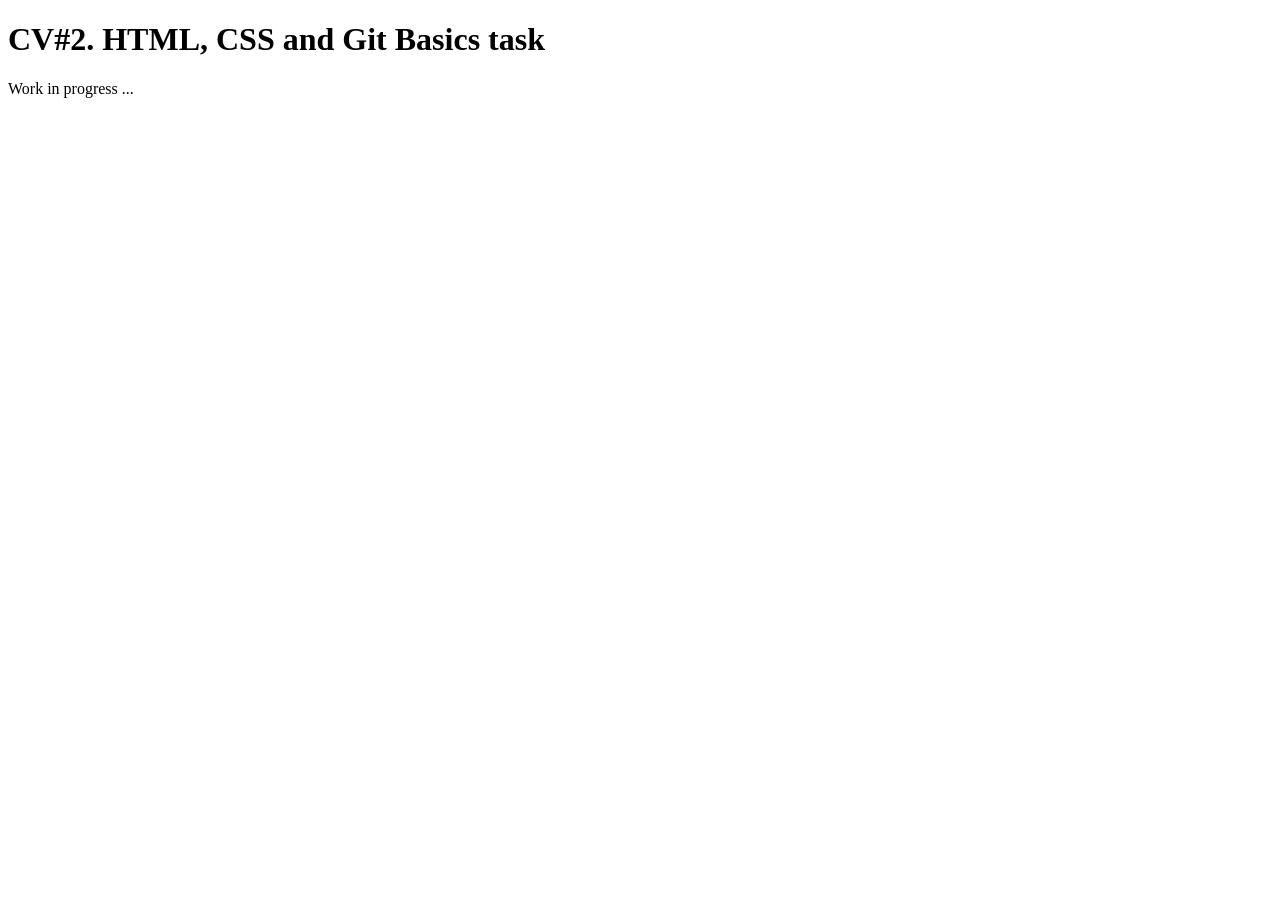
<file: index.html>
<!DOCTYPE html>
	<html lang="en">
	<head>
		<meta charset="UTF-8">
		<meta name="viewport" content="width=device-width, initial-scale=1.0">
		<title>rsschool-cv</title>
	</head>
	<body>
		<h1>CV#2. HTML, CSS and Git Basics task</h1>
		<p>Work in progress ...</p>
	</body>
	</html>
</file>
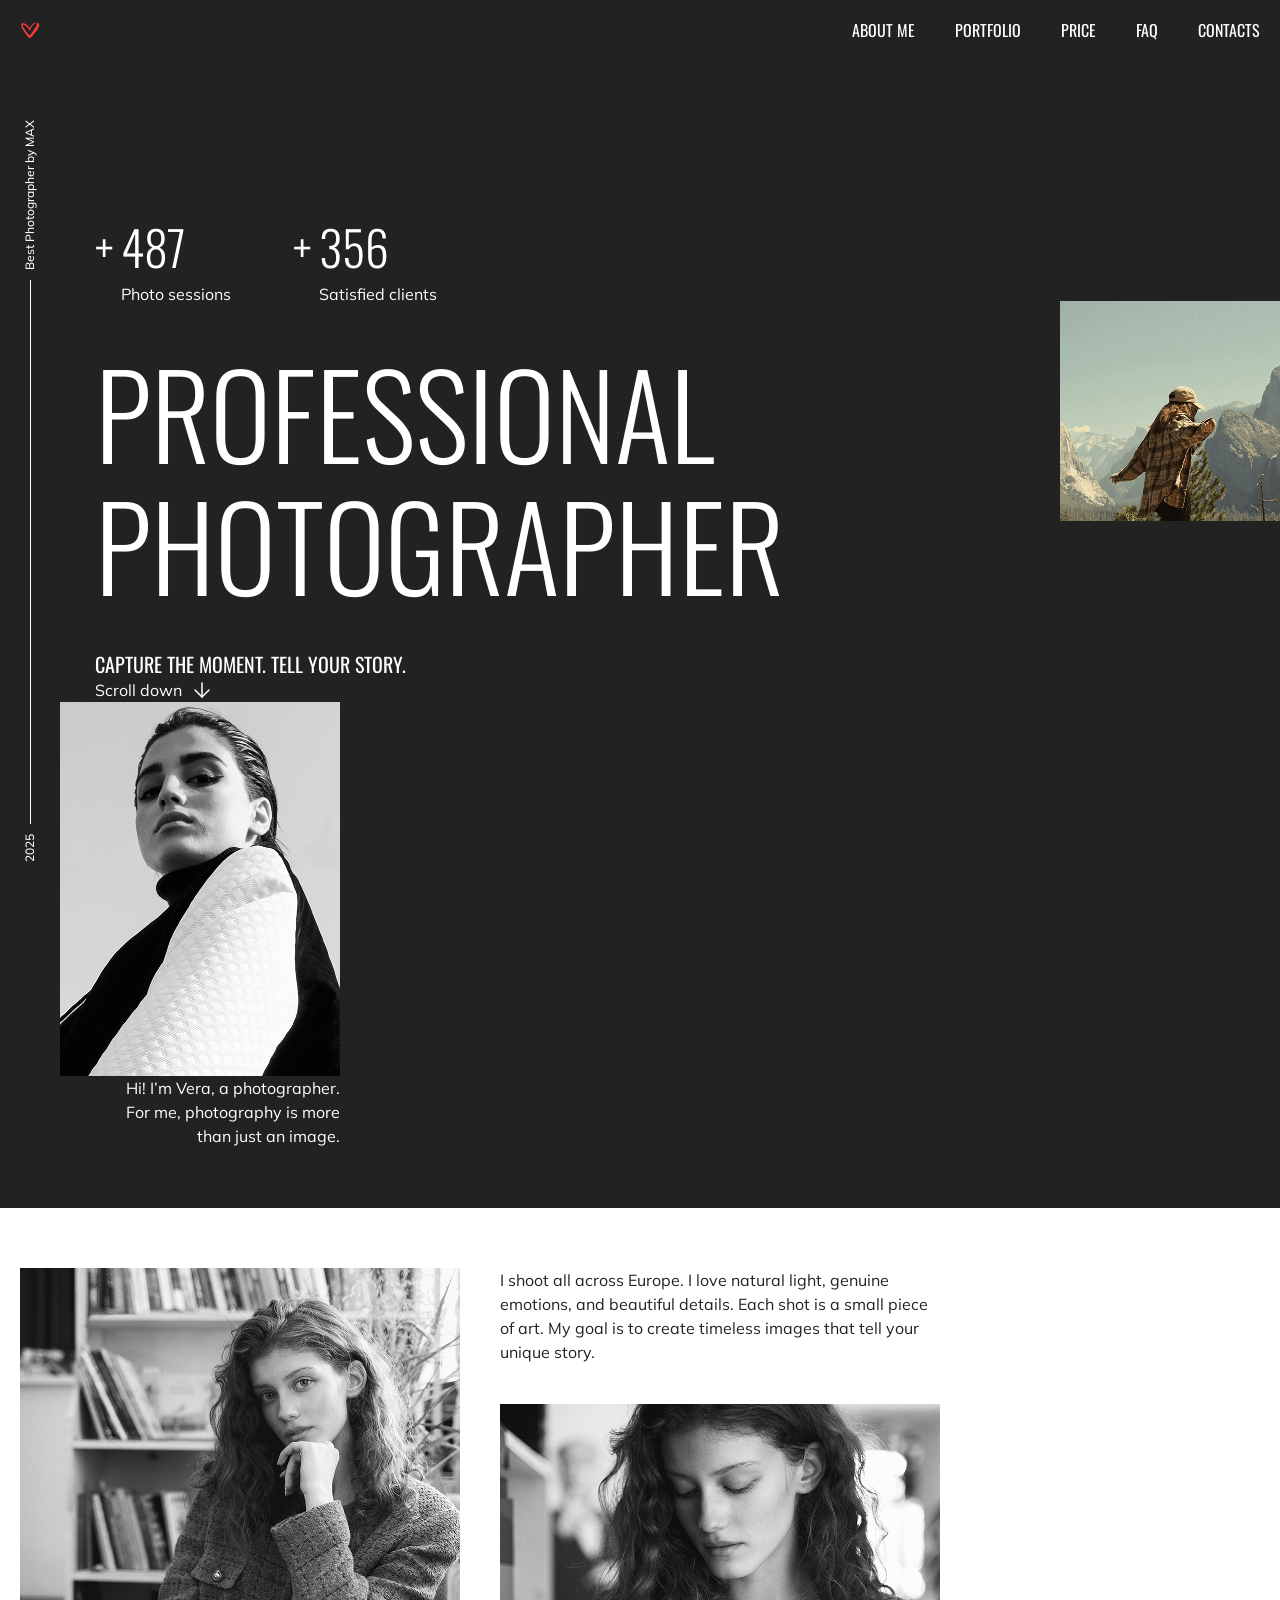
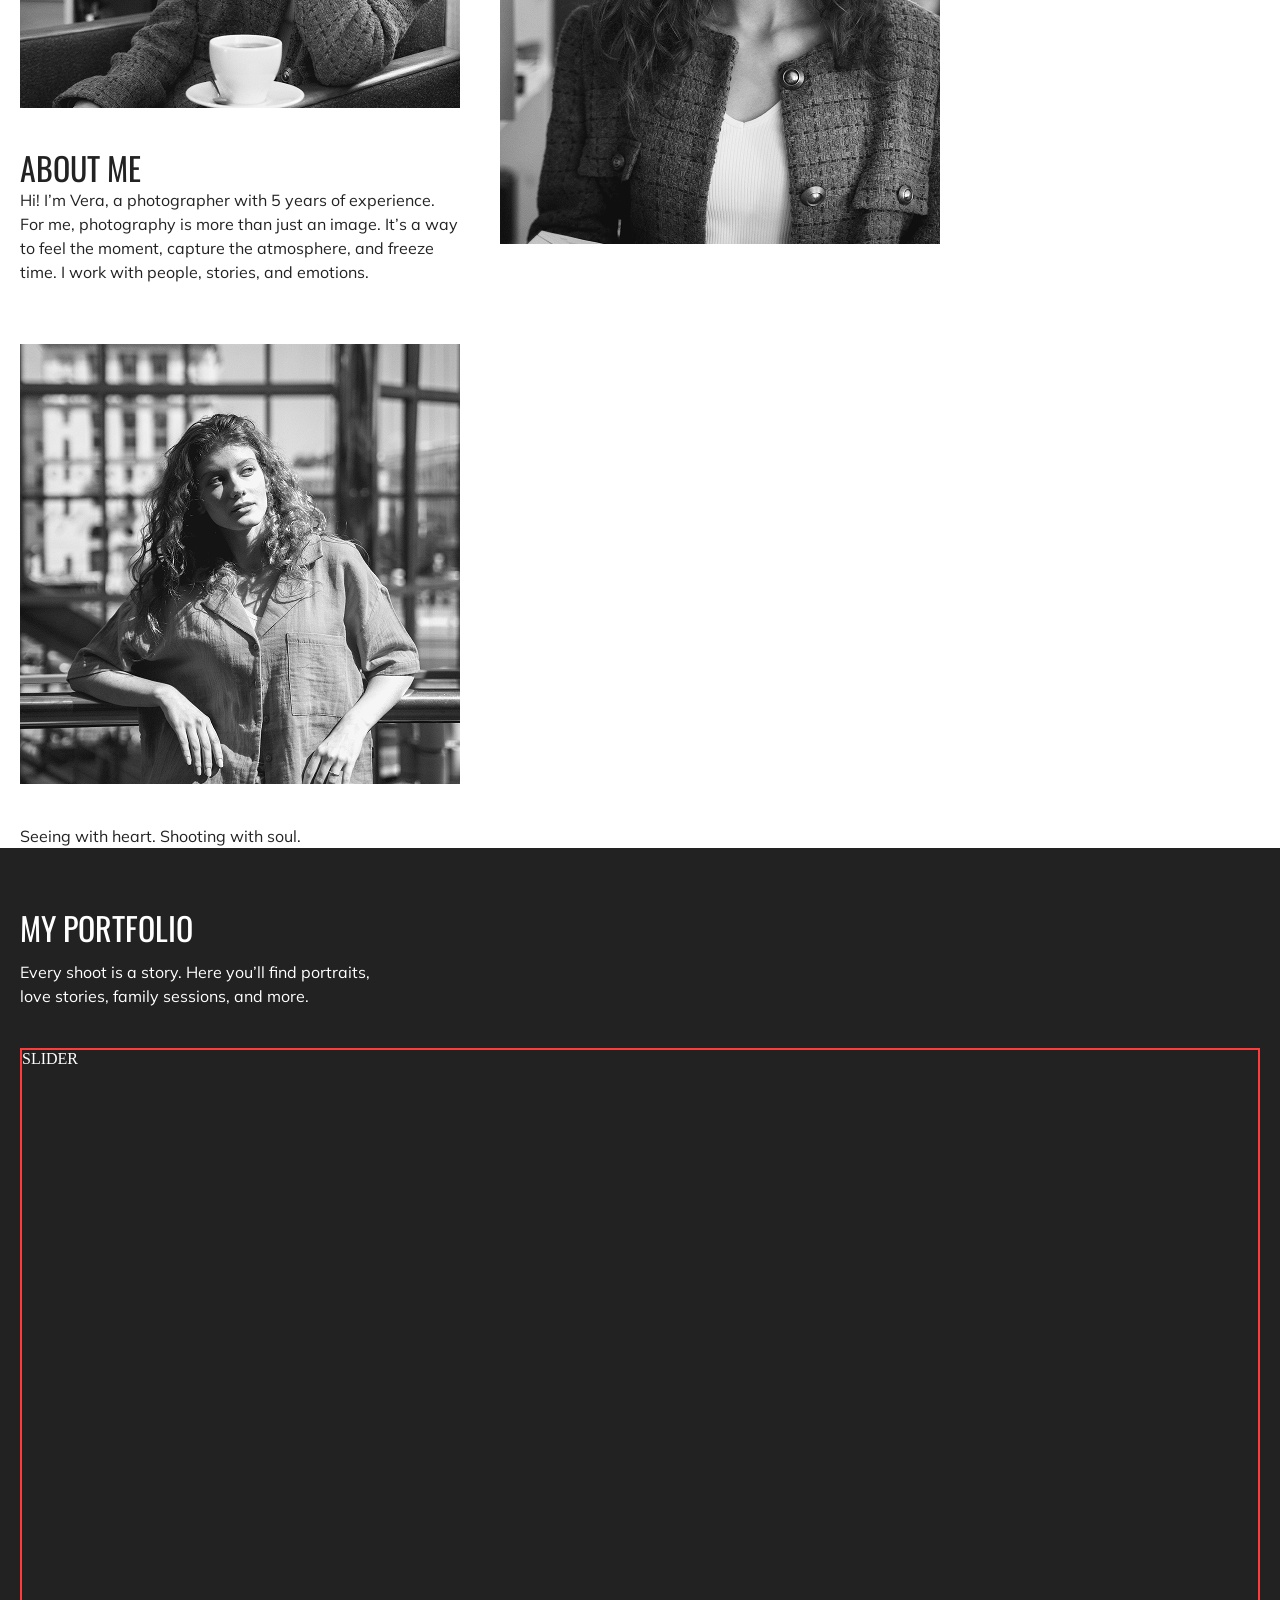
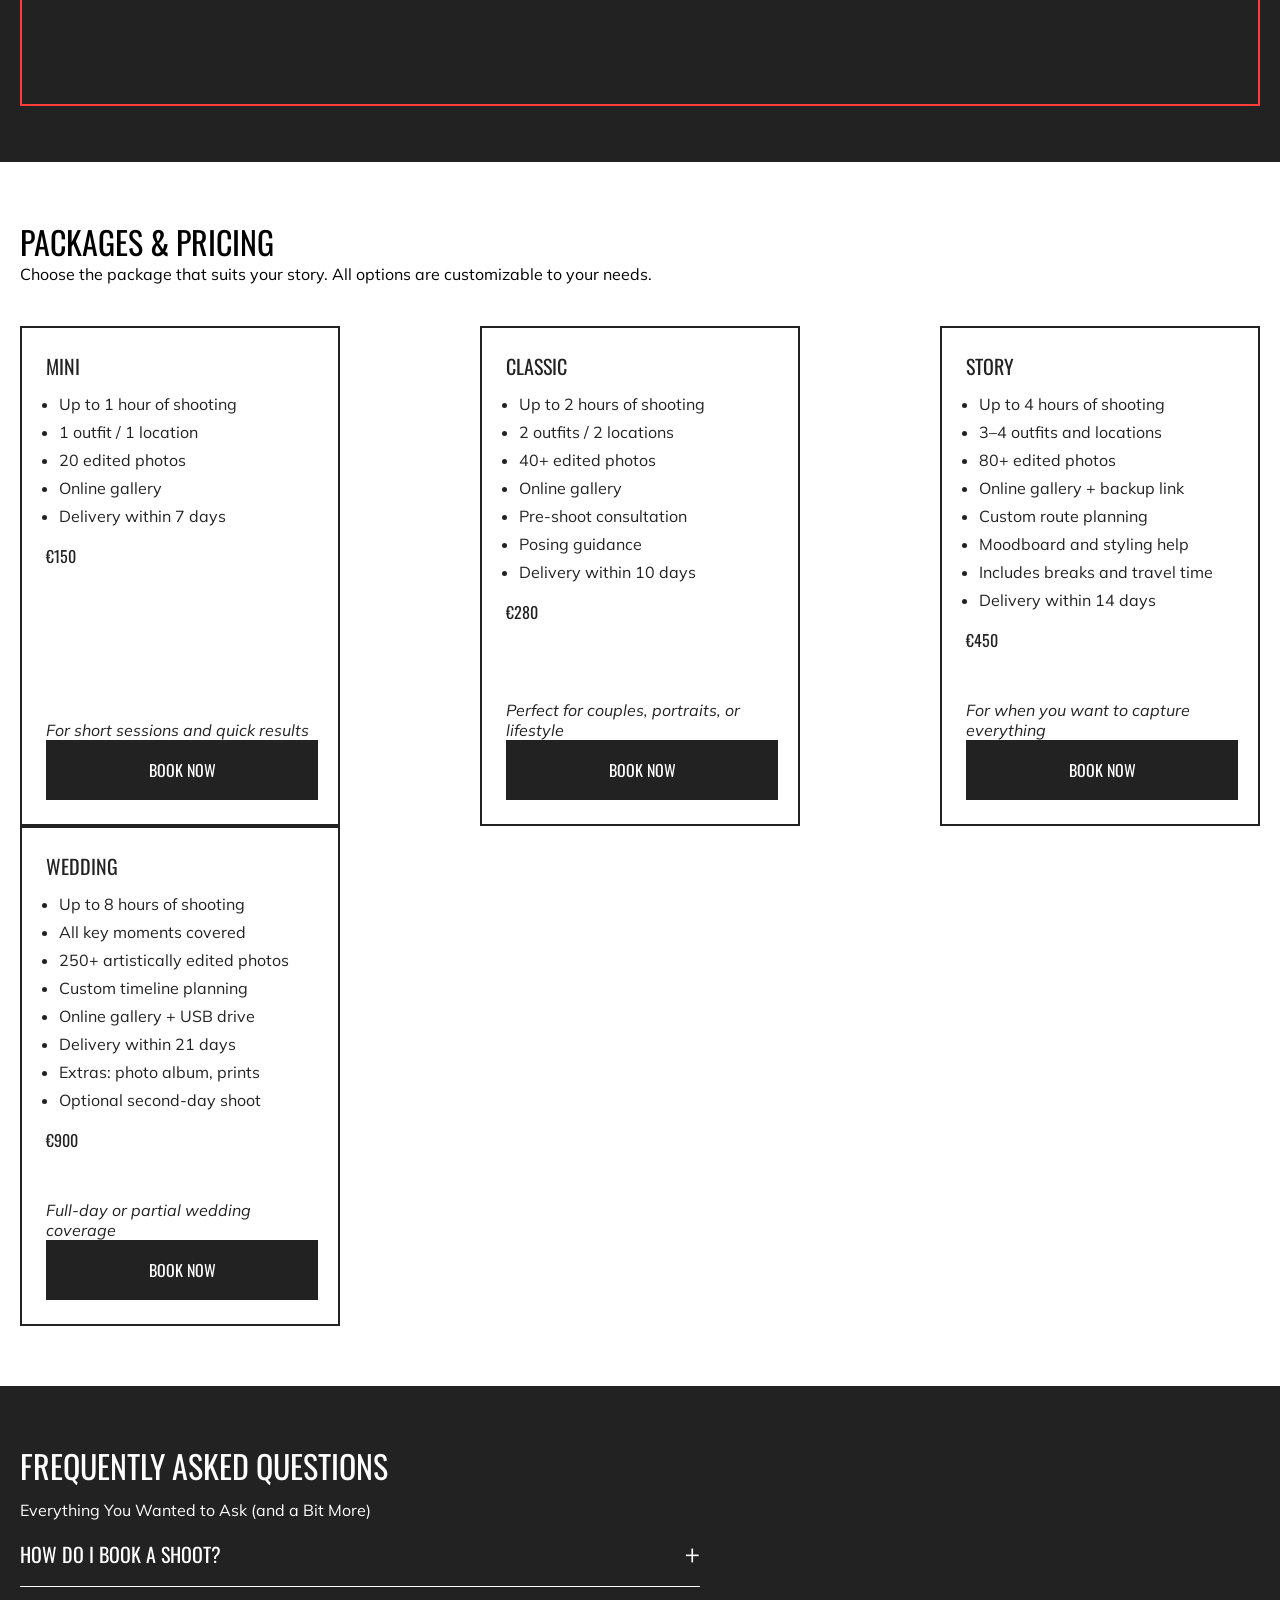
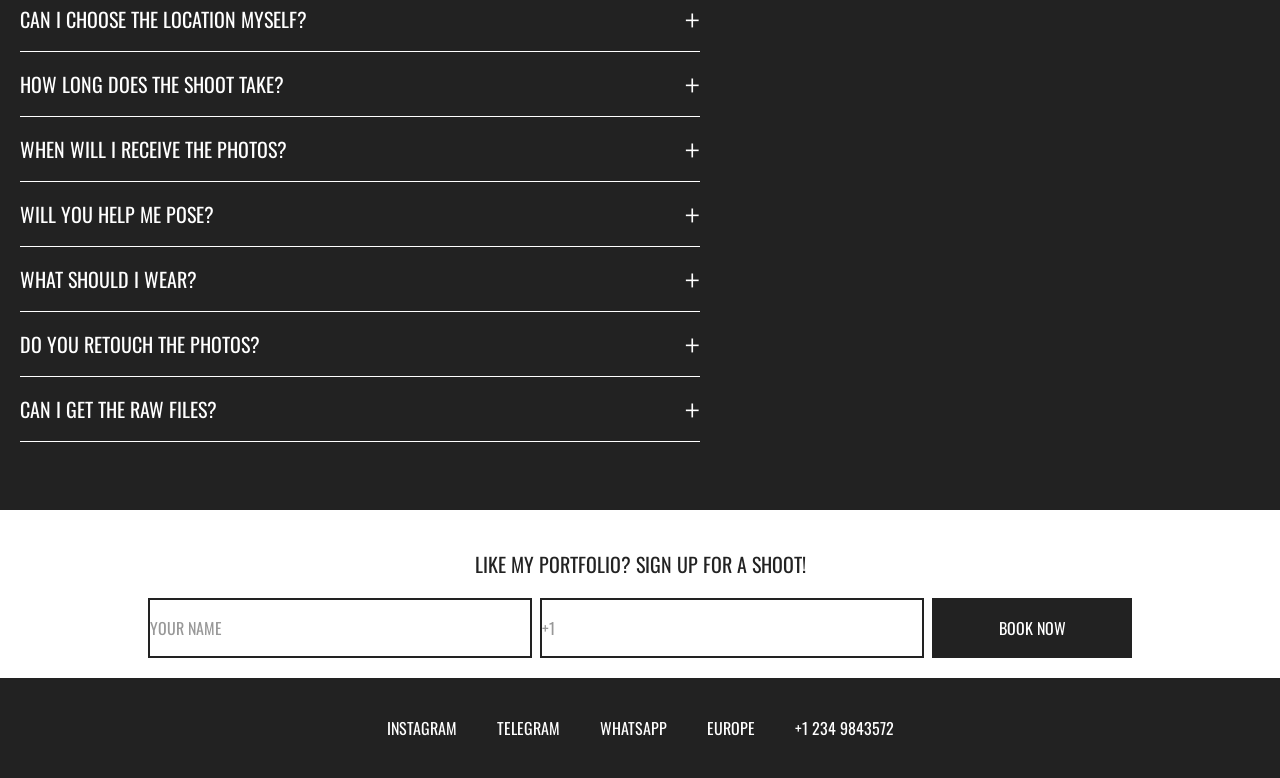
<file: portfolio/index.html>
<!DOCTYPE html>
<html lang="en">
<head>
	<meta charset="UTF-8">
	<meta name="viewport" content="width=device-width, initial-scale=1.0">
	<title>Portfolio</title>
	<link rel="icon" type="image/x-icon" href="/Portfolio/image/favicon.png">
	<link rel="stylesheet" href="style.css">
	<link rel="preconnect" href="https://fonts.googleapis.com">
	<link rel="preconnect" href="https://fonts.gstatic.com" crossorigin>
	<link href="https://fonts.googleapis.com/css2?family=Mulish:ital,wght@0,200..1000;1,200..1000&family=Oswald:wght@200..700&display=swap" rel="stylesheet">
</head>
<body>
	<header class="header">
		<div class="container">
			<div class="header__inner">
				<a class="logo" href="#" >
					<img class="logo__img" src="image/icon.svg" alt="logo">
				</a>
				<div class="header__burger" id="burger">
					<div class="header__burger-icon">
						<img class="" src="image/burger.svg" alt="">
					</div>
				</div>
				<nav class="topnav">
					<ul class="topnav__list">
						<li class="topnav__list-item">
							<a class="topnav__list-link" href="#about">about me</a>
						</li>
						<li class="topnav__list-item">
							<a class="topnav__list-link" href="#portfolio">portfolio</a>
						</li>
						<li class="topnav__list-item">
							<a class="topnav__list-link" href="#price">price</a>
						</li>
						<li class="topnav__list-item">
							<a class="topnav__list-link" href="#faq">faq</a>
						</li>
						<li class="topnav__list-item">
							<a class="topnav__list-link" href="#contacts">contacts</a>
						</li>
					</ul>
				</nav>
			</div>
		</div>
	</header>
	<section class="hero" id="hero">
		<div class="container">
			<div class="hero__inner">
				<div class="hero__side-area-text">
					<p class="hero__side-text body-small-font">
						Best Photographer by MAX
					</p>
					<div class="hero__line">
					</div>
					<p class="hero__side-text body-small-font">
						2025
					</p>
				</div>
				<div class="hero__main-area">
					<div class="hero__content-container-1">
						<div class="hero__text-area">
							<div class="hero__text-container-1">
								<div class="hero__text-container-2">
									<p class="hero__plus body-decoration-font">
										+
									</p>
									<div>
										<p class="hero__number body-decoration-font">
											487
										</p>
										<p class="body-base-font">
											Photo sessions
										</p>
									</div>
								</div>
								<div class="hero__text-container-2">
									<p class="hero__plus body-decoration-font">
										+
									</p>
									<div>
										<p class="hero__number body-decoration-font">
											356
										</p>
										<p class="body-base-font">
											Satisfied clients
										</p>
									</div>
								</div>
							</div>
							<h1 class="hero__title-h1 title-h1">
								Professional photographer
							</h1>
							<h3 class="hero__title-h3 title-h3">
								Capture the Moment. Tell Your Story.
							</h3>
						</div>
						<div class="hero__scroll-btn">
							<a class="hero__scroll-btn-text" href="#about">Scroll down</a>
							<div class="hero__scroll-btn-arrow">
								<svg width="24" height="24" viewBox="0 0 24 24" fill="none" xmlns="http://www.w3.org/2000/svg">
									<path d="M12 5V19" stroke="white" stroke-width="1.5" stroke-linecap="round" stroke-linejoin="round"/>
									<path d="M19 12L12 19L5 12" stroke="white" stroke-width="1.5" stroke-linecap="round" stroke-linejoin="round"/>
								</svg>
							</div>
						</div>
					</div>
					<div class="hero__content-container-2">
						<img class="hero-photo-1" src="image/hero/hero-1.png" alt="">
					</div>
					<div class="hero__content-container-3">
						<img class="hero-photo-2" src="image/hero/hero-2.png" alt="">
						<p class="hero__text-3 body-base-font">
							Hi! I’m Vera, a photographer.<br>For me, photography is more<br>than just an image.
						</p>
					</div>
				</div>
			</div>
		</div>
	</section>
	<section class="about" id="about">
		<div class="container">
			<div class="about__inner">
				<div class="about-content-box about-box-1">
					<div class="text-box">
					<h2 class="about__title title-h2">
						ABOUT ME
					</h2>
					<p class="about__text body-base-font">
						Hi! I’m Vera, a photographer with 5 years of experience. For me, photography is more than just an image. It’s a way to feel the moment, capture the atmosphere, and freeze time. I work with people, stories, and emotions.
					</p>
					</div>
					<img class="about__image" src="image/about/about-1.png" alt="">
				</div>
				<div class="about-content-box about-box-2">
					<p class="about__text body-base-font">
						I shoot all across Europe. I love natural light, genuine emotions, and beautiful details. Each shot is a small piece of art. My goal is to create timeless images that tell your unique story.
					</p>
					<img class="about__image" src="image/about/about-2.png" alt="">
				</div>
				<div class="about-content-box about-box-1">
					<p class="about__text body-base-font">
						Seeing with heart. Shooting with soul.
					</p>
					<img class="about__image about__image-3" src="image/about/about-3.png" alt="">
				</div>
			</div>
		</div>
	</section>
	<section class="portfolio" id="portfolio">
		<div class="container">
			<div class="portfolio__inner">
				<div class="portfolio__text-block">
					<h2 class="portfolio__title title-h2">
						MY PORTFOLIO
					</h2>
					<p class="portfolio__text body-base-font">
						Every shoot is a story. Here you’ll find portraits, love stories, family sessions, and more.
					</p>
				</div>		
				<div class="portfolio__slider">
					SLIDER
				</div>
			</div>
		</div>
	</section>
	<section class="price" id="price">
		<div class="container">
			<div class="price__inner">
				<div class="price__text-block">
					<h2 class="price__title-h2 title-h2">
						Packages & Pricing
					</h2>
					<p class="price__text text body-base-font">
						Choose the package that suits your story. All options are customizable to your needs.
					</p>
				</div>
				<div class="price__card-block">
					<div class="price-card">
						<div class="price-card__text-area">
							<h3 class="price-card__title">
								MINI
							</h3>
							<ul class="price-card__list">
								<li class="price-card__list-item">
									Up to 1 hour of shooting
								</li>
								<li class="price-card__list-item">
									1 outfit / 1 location
								</li>
								<li class="price-card__list-item">
									20 edited photos
								</li>
								<li class="price-card__list-item">
									Online gallery
								</li>
								<li class="price-card__list-item">
									Delivery within 7 days
								</li>
							</ul>
							<p class="price-card__price">
								€150
							</p>
						</div>
						<div class="price-card__button-area">
							<p class="price-card__button-area-text">
								For short sessions and quick results
							</p>
							<button class="price-card__button button">
								Book now
							</button>
						</div>
					</div>
					<div class="price-card">
						<div class="price-card__text-area">
							<h3 class="price-card__title">
								CLASSIC
							</h3>
							<ul class="price-card__list">
								<li class="price-card__list-item">
									Up to 2 hours of shooting
								</li>
								<li class="price-card__list-item">
									2 outfits / 2 locations
								</li>
								<li class="price-card__list-item">
									40+ edited photos
								</li>
								<li class="price-card__list-item">
									Online gallery
								</li>
								<li class="price-card__list-item">
									Pre-shoot consultation
								</li>
								<li class="price-card__list-item">
									Posing guidance
								</li>
								<li class="price-card__list-item">
									Delivery within 10 days
								</li>
							</ul>
							<p class="price-card__price">
								€280
							</p>
						</div>
						<div class="price-card__button-area">
							<p class="price-card__button-area-text">
								Perfect for couples, portraits, or lifestyle
							</p>
							<button class="price-card__button button">
								Book now
							</button>
						</div>
					</div>
					<div class="price-card">
						<div class="price-card__text-area">
							<h3 class="price-card__title">
								STORY
							</h3>
							<ul class="price-card__list">
								<li class="price-card__list-item">
									Up to 4 hours of shooting
								</li>
								<li class="price-card__list-item">
									3–4 outfits and locations
								</li>
								<li class="price-card__list-item">
									80+ edited photos
								</li>
								<li class="price-card__list-item">
									Online gallery + backup link
								</li>
								<li class="price-card__list-item">
									Custom route planning
								</li>
								<li class="price-card__list-item">
									Moodboard and styling help
								</li>
								<li class="price-card__list-item">
									Includes breaks and travel time
								</li>
								<li class="price-card__list-item">
									Delivery within 14 days
								</li>
							</ul>
							<p class="price-card__price">
								€450
							</p>
						</div>
						<div class="price-card__button-area">
							<p class="price-card__button-area-text">
								For when you want to capture everything
							</p>
							<button class="price-card__button button">
								Book now
							</button>
						</div>
					</div>
					<div class="price-card">
						<div class="price-card__text-area">
							<h3 class="price-card__title">
								WEDDING
							</h3>
							<ul class="price-card__list">
								<li class="price-card__list-item">
									Up to 8 hours of shooting
								</li>
								<li class="price-card__list-item">
									All key moments covered
								</li>
								<li class="price-card__list-item">
									250+ artistically edited photos
								</li>
								<li class="price-card__list-item">
									Custom timeline planning
								</li>
								<li class="price-card__list-item">
									Online gallery + USB drive
								</li>
								<li class="price-card__list-item">
									Delivery within 21 days
								</li>
								<li class="price-card__list-item">
									Extras: photo album, prints
								</li>
								<li class="price-card__list-item">
									Optional second-day shoot
								</li>
							</ul>
							<p class="price-card__price">
								€900
							</p>
						</div>
						<div class="price-card__button-area">
							<p class="price-card__button-area-text">
								Full-day or partial wedding coverage
							</p>
							<button class="price-card__button button">
								Book now
							</button>
						</div>
					</div>
				</div>
			</div>
		</div>
	</section>
	<section class="faq" id="faq">
		<div class="container">
			<div class="faq__inner">
				<div class="faq__text-block">
					<h2 class="faq__title title-h2">
						FREQUENTLY ASKED QUESTIONS
					</h2>
					<p class="faq__text body-base-font">
						Everything You Wanted to Ask (and a Bit More)
					</p>
				</div>
				<div class="faq__akkordeon">
					<details class="details">
						<summary class="details__title">How do I book a shoot?</summary>
						<p class="details__text">Super simple — just message me through any convenient platform (Instagram, WhatsApp, email, or the contact form on this site). We’ll discuss your preferred date, city, and session type. Once confirmed, I’ll reserve the date for you and send over preparation tips.</p>
					</details>
					<details class="details">
						<summary class="details__title">
							Can I choose the location myself?
						</summary>
						<p class="details__text">
							Absolutely! If there’s a special place you love or have in mind — I’m happy to shoot there. If you’re unsure, I can suggest beautiful spots with great lighting and atmosphere, tailored to your vision and mood.
						</p>
					</details>
					<details class="details">
						<summary class="details__title">
							How long does the shoot take?
						</summary>
						<p class="details__text">
							That depends on the package you choose. On average, sessions last from 1 to 4 hours. We’ll plan the pace and type of shoot together — from relaxed city strolls and love stories to more dynamic or editorial sessions.
						</p>
					</details>
					<details class="details">
						<summary class="details__title">
							When will I receive the photos?
						</summary>
						<p class="details__text">
							You’ll receive your edited photos within 7–14 days. For event and wedding sessions — up to 30 days. I deliver them in a stylish online gallery, where you can download them in full quality or easily share with friends and family.
						</p>
					</details>
					<details class="details">
						<summary class="details__title">
							Will you help me pose?
						</summary>
						<p class="details__text">
							Definitely! I’ll guide you gently throughout the session — where to look, how to move, how to relax. The goal is to make you feel comfortable and natural. My approach is relaxed, and I’ll never force awkward poses. The result? Real, expressive, and beautiful photos.
						</p>
					</details>
					<details class="details">
						<summary class="details__title">
							What should I wear?
						</summary>
						<p class="details__text">
							After booking, I’ll send you a style guide with suggestions for colors, textures, and combinations. The most important thing is that you feel confident in your outfit. I’m also happy to help you coordinate looks or plan something cohesive for couples or groups.
						</p>
					</details>
					<details class="details">
						<summary class="details__title">
							Do you retouch the photos?
						</summary>
						<p class="details__text">
							Yes, all photos are color-corrected and lightly retouched. My editing style is clean and natural — no overdone filters or fake skin. Just you, at your best. Extra retouching is available upon request.
						</p>
					</details>
					<details class="details">
						<summary class="details__title">
							Can I get the raw files?
						</summary>
						<p class="details__text">
							I don’t deliver RAW files. My work includes not only shooting, but also careful selection and editing to create a complete and polished result. You’ll receive only the best images, ready for printing, sharing, or publishing
						</p>
					</details>
				</div>
			</div>
		</div>
	</section>
	<footer class="footer" id="contacts">
		<div class="container">
			<div class="footer__inner">
				<div class="footer__form-section">
					<div class="footer__title">
						<p class="title-h3">
							Like my portfolio? Sign up for a shoot!
						</p>
					</div>
					<div class="footer__form">
						<input class="footer__input" type="text" placeholder="your name">
						<input class="footer__input" type="tel" placeholder="+1">
						<button class="button footer__button">
							book now
						</button>
					</div>
				</div>
			</div>
		</div>
	</footer>
	<div class="contacts">
		<div class="container">
			<div class="contacts__inner">
				<ul class="contacts__list">
					<li class="contacts__list-item">
						<a class="contacts__list-link" href="https://www.instagram.com/">instagram</a>
					</li>
					<li class="contacts__list-item">
						<a class="contacts__list-link" href="https://web.telegram.org/">telegram</a>
					</li>
					<li class="contacts__list-item">
						<a class="contacts__list-link" href="https://www.whatsapp.com/">whatsapp</a>
					</li>
					<li class="contacts__list-item">
						<a class="contacts__list-link" href="https://maps.google.com/">Europe</a>
					</li>
					<li class="contacts__list-item">
						<a class="contacts__list-link" href="tel:+12349843572">+1 234 9843572</a>
					</li>
				</ul>
			</div>
		</div>
	</div>
</body>
</html>
</file>
<file: portfolio/style.css>
@charset "UTF-8";
.title-h1 {
  font-family: "Oswald", sans-serif;
  font-weight: 300;
  font-size: 116px;
  line-height: 132px;
  text-transform: uppercase;
}

.title-h2 {
  font-family: "Oswald", sans-serif;
  font-weight: 400;
  font-size: 32px;
  line-height: 40px;
  text-transform: uppercase;
}

.title-h3 {
  font-family: "Oswald", sans-serif;
  font-weight: 400;
  font-size: 20px;
  line-height: 28px;
  text-transform: uppercase;
}

.title-h4 {
  font-family: "Oswald", sans-serif;
  font-weight: 400;
  font-size: 16px;
  line-height: 24px;
  text-transform: uppercase;
}

.body-base-font {
  font-family: "Mulish", sans-serif;
  font-weight: 400;
  font-size: 16px;
  line-height: 24px;
}

.body-small-font {
  font-family: "Mulish", sans-serif;
  font-weight: 500;
  font-size: 12px;
  line-height: 16px;
}

.body-base-italic-font {
  font-family: "Mulish", sans-serif;
  font-weight: 400;
  font-style: italic;
  font-size: 16px;
  line-height: 20px;
}

.body-decoration-font {
  font-family: "Oswald", sans-serif;
  font-weight: 300;
  font-size: 48px;
  line-height: 54px;
}

.component-base-font {
  font-family: "Oswald", sans-serif;
  font-weight: 400;
  font-size: 16px;
  line-height: 24px;
}

* {
  margin: 0;
  padding: 0;
}

.container {
  max-width: 1440px;
  width: auto;
  box-sizing: border-box;
  margin-left: auto;
  margin-right: auto;
}
@media (max-width: 1200px) {
  .container {
    max-width: 768px;
  }
}
@media (max-width: 680px) {
  .container {
    max-width: 380px;
  }
}

.header {
  background-color: #222222;
  text-align: center;
}
.header__inner {
  max-width: 1440px;
  display: flex;
  flex-direction: row;
  justify-content: space-between;
}
.header__inner .logo {
  box-sizing: border-box;
  width: 60px;
  height: 60px;
  padding: 20px;
}
.header__burger {
  display: none;
  height: 60px;
  width: 60px;
  border: none;
  background-color: #222222;
}

.topnav {
  height: 60px;
  width: auto;
  overflow: hidden;
  text-align: center;
}
.topnav__list {
  display: flex;
  flex-direction: row;
  justify-content: space-between;
  list-style-type: none;
}
.topnav__list-item {
  padding: 18px 20px;
  cursor: pointer;
}
.topnav__list-link {
  font-family: "Oswald", sans-serif;
  font-weight: 400;
  font-size: 16px;
  line-height: 24px;
  color: #ffffff;
  text-transform: uppercase;
  text-decoration: none;
  transition: 0.3s;
}
.topnav__list-link:hover {
  color: #FF3C3C;
}

@media (max-width: 1200px) {
  .header__inner {
    max-width: 768px;
  }
  .header__burger {
    display: block;
  }
  .header .topnav {
    display: none;
  }
}
.hero {
  background-color: #222222;
  color: #ffffff;
}
.hero__inner {
  display: flex;
  padding: 60px 0px;
}
.hero__side-area-text {
  height: 742px;
  width: 60px;
  display: flex;
  flex-direction: column;
  align-items: center;
}
.hero__side-text {
  writing-mode: vertical-rl;
  transform: rotate(180deg);
}
.hero__line {
  flex-grow: 1;
  width: 1px;
  background-color: #ffffff;
  margin: 10px 0;
}
.hero__main-area {
  width: auto;
  flex: 1;
  display: flex;
  justify-content: space-between;
  flex-flow: row wrap;
}
.hero__content-container-1 {
  box-sizing: border-box;
  max-width: 740px;
  padding-top: 100px;
  padding-left: 35px;
  display: flex;
  flex-direction: column;
  justify-content: space-between;
  align-items: flex-start;
}
.hero__text-area {
  display: flex;
  flex-direction: column;
  height: 458px;
}
.hero__text-container-1 {
  height: 86px;
  display: flex;
  flex-direction: row;
}
.hero__text-container-2 {
  min-width: 138px;
  padding-right: 60px;
  display: flex;
  flex-direction: row;
}
.hero__plus {
  padding-right: 8px;
}
.hero__number {
  padding-bottom: 8px;
}
.hero__title-h1 {
  padding: 40px 0px;
}
.hero__text-3 {
  text-align: right;
}
.hero__content-container-2 {
  max-width: 220px;
  display: flex;
  align-items: center;
  padding-left: 40px;
}
.hero__content-container-3 {
  max-width: 280px;
  display: flex;
  flex-direction: column;
  justify-content: space-between;
  padding-right: 20px;
}
.hero__scroll-btn {
  height: 24px;
  width: 119px;
  display: flex;
  flex-direction: row;
  justify-content: space-between;
  cursor: pointer;
  transition: 0.3s;
}
.hero__scroll-btn-text {
  color: #ffffff;
  font-family: "Mulish", sans-serif;
  font-weight: 400;
  font-size: 16px;
  line-height: 24px;
  text-decoration: none;
}

.hero__scroll-btn:hover .hero__scroll-btn-text {
  color: #FF3C3C;
}

.hero__scroll-btn:hover .hero__scroll-btn-arrow path {
  stroke: #FF3C3C;
}

@media (max-width: 1200px) {
  .hero__inner {
    flex-direction: row;
    box-sizing: border-box;
    padding: 60px 20px 60px 0px;
    height: 758px;
  }
  .hero__side-area-text {
    width: 60px;
    height: auto;
    flex-shrink: 0;
  }
  .hero__main-area {
    flex: 1;
    flex-direction: row;
    align-items: flex-start;
    justify-content: space-between;
    height: auto;
    width: 688px;
  }
  .hero__content-container-1 {
    max-width: 408px;
    height: 100%;
    padding-left: 40px;
    padding-top: 100px;
  }
  .hero__title-h1 {
    font-size: 68px;
    line-height: 80px;
  }
  .hero__content-container-2 {
    display: none;
  }
  .hero__content-container-3 {
    max-width: 100%;
    height: 100%;
    padding: 0px;
    text-align: right;
  }
  .hero .hero-photo-2 {
    height: 294px;
    width: 220px;
  }
}
.about {
  background-color: #ffffff;
  min-height: 748px;
  width: 1440;
}
.about__inner {
  display: inline-flex;
  flex-direction: row;
  justify-content: left;
  flex-wrap: wrap;
}
.about-content-box {
  width: 440px;
  height: auto;
  padding: 60px 20px 0px 20px;
}
.about__image {
  width: 440px;
  height: 440px;
}
.about .about-box-1 {
  display: flex;
  flex-direction: column-reverse;
  justify-content: flex-end;
}
.about .about-box-1 .about__image {
  padding-bottom: 40px;
}
.about .about-box-2 {
  display: flex;
  flex-direction: column;
  justify-content: flex-start;
}
.about .about-box-2 .about__image {
  padding-top: 40px;
}
.about__title {
  color: #222222;
}
.about__text {
  color: #222222;
}

@media (max-width: 1200px) {
  .about__inner {
    padding: 40px 20px;
  }
  .about__image-3 {
    display: none;
  }
  .about-content-box {
    padding: 0px;
    width: auto;
    max-width: 728px;
    padding: 20px 0px;
  }
  .about__image {
    width: 728px;
    height: 728px;
  }
}
.portfolio {
  background-color: #222222;
  height: 914px;
}
.portfolio__inner {
  padding: 60px 20px;
  max-width: 1400px;
  width: auto;
  height: 794px;
}
.portfolio__text-block {
  height: 100px;
  width: 360px;
  padding-bottom: 40px;
}
.portfolio__slider {
  color: #ffffff;
  border: 2px solid #FF3C3C;
  height: 654px;
  width: auto;
}
.portfolio__title {
  color: #ffffff;
  margin-bottom: 12px;
}
.portfolio__text {
  color: #ffffff;
}

.price {
  background-color: #ffffff;
}
.price .container {
  margin-left: auto;
  margin-right: auto;
}
.price__inner {
  max-width: 1440px;
  width: auto;
  min-height: 736px;
  height: auto;
  box-sizing: border-box;
  padding: 60px 20px;
  display: flex;
  flex-direction: column;
  justify-content: start;
}
.price__text-block {
  padding-bottom: 40px;
}
.price__card-block {
  min-height: 500px;
  height: auto;
  display: flex;
  flex-direction: row;
  justify-content: space-between;
  flex-wrap: wrap;
}

.price-card {
  width: 320px;
  height: 500px;
  border: 2px solid #222222;
  padding: 24px;
  box-sizing: border-box;
  display: flex;
  flex-direction: column;
  justify-content: space-between;
  color: #222222;
  transition: 0.3s;
}
.price-card__text-area {
  display: flex;
  flex-direction: column;
  justify-content: start;
}
.price-card__title {
  font-family: "Oswald", sans-serif;
  font-weight: 400;
  font-size: 20px;
  line-height: 28px;
  text-transform: uppercase;
  padding-bottom: 12px;
}
.price-card__list {
  padding-bottom: 12px;
  margin-left: 13px;
}
.price-card__list-item {
  font-family: "Mulish", sans-serif;
  font-weight: 400;
  font-size: 16px;
  line-height: 24px;
  padding-bottom: 4px;
}
.price-card__price {
  font-family: "Oswald", sans-serif;
  font-weight: 400;
  font-size: 16px;
  line-height: 24px;
  text-transform: uppercase;
}
.price-card__button-area-text {
  font-family: "Mulish", sans-serif;
  font-weight: 400;
  font-style: italic;
  font-size: 16px;
  line-height: 20px;
}
.price-card__button {
  font-family: "Oswald", sans-serif;
  font-weight: 400;
  font-size: 16px;
  line-height: 24px;
}

.price-card:hover {
  border: 2px solid #FF3C3C;
}

.price-card:hover .price-card__button {
  color: #222222;
  background-color: #FF3C3C;
}

.button {
  background-color: #222222;
  color: #ffffff;
  height: 60px;
  width: 272px;
  font-family: "Oswald", sans-serif;
  font-weight: 400;
  font-size: 16px;
  line-height: 24px;
  border: none;
  text-transform: uppercase;
  transition: 0.3s;
}

.button:hover {
  background-color: #FF3C3C;
  color: #222222;
}

@media (max-width: 1200px) {
  .price__card-block {
    display: grid;
    grid-template-columns: repeat(2, 1fr);
    gap: 20px;
    padding: 0px 34px;
  }
  .price-card {
    width: 100%;
    max-width: none;
  }
}
.faq {
  background-color: #222222;
  color: #ffffff;
}
.faq__inner {
  box-sizing: border-box;
  height: 724px;
  padding: 60px 20px;
  display: flex;
  flex-flow: row wrap;
  justify-content: space-between;
}
.faq__text-block {
  width: 680px;
  height: 76px;
}
.faq__akkordeon {
  width: 680px;
  height: auto;
  min-height: 604px;
  display: flex;
  flex-direction: column;
  justify-content: start;
}
.faq__title {
  padding-bottom: 12px;
}
.faq .details {
  width: 680px;
  height: auto;
  min-height: 63px;
  border-bottom: 1px solid #ffffff;
  cursor: pointer;
}
.faq .details__title {
  font-family: "Oswald", sans-serif;
  font-weight: 400;
  font-size: 20px;
  line-height: 28px;
  text-transform: uppercase;
  padding: 18px 0px;
  list-style: none;
  display: flex;
  flex-direction: row;
  justify-content: space-between;
  transition: 0.3s;
}
.faq .details__title:hover {
  color: #FF3C3C;
}
.faq .details__text {
  font-family: "Mulish", sans-serif;
  font-weight: 400;
  font-size: 16px;
  line-height: 24px;
  padding-bottom: 20px;
}
.faq .details[open] {
  display: flex;
  flex-direction: column;
  justify-content: start;
  align-content: start;
}
.faq .details summary::after {
  content: "+";
  font-size: 40px;
  font-weight: lighter;
  transition: transform 0.3s;
}
.faq .details[open] summary::after {
  content: "−";
}

@media (max-width: 1200px) {
  .faq__akkordeon {
    width: 100%;
    min-height: auto;
  }
  .faq__text-block {
    width: 100%;
  }
  .faq .details {
    width: 100%;
  }
  .faq__text-block {
    padding-bottom: 40px;
  }
  .faq__inner {
    height: auto;
  }
}
.footer {
  background-color: #ffffff;
  height: 168px;
}
.footer__form-section {
  background-color: #ffffff;
  color: #222222;
  padding: 40px 0px 20px 0px;
  display: flex;
  flex-direction: column;
}
@media (max-width: 1200px) {
  .footer__form-section {
    padding: 40px 20px 20px 20px;
  }
}
.footer__form {
  display: flex;
  flex-direction: row;
  justify-content: center;
  height: 60px;
}
.footer__title {
  text-align: center;
  padding-bottom: 20px;
}
.footer__input {
  width: 380px;
  margin: 0px 4px;
  border: 2px solid #222222;
  border-radius: 0;
  outline: none;
  box-shadow: none;
  font-family: "Oswald", sans-serif;
  font-weight: 400;
  font-size: 16px;
  line-height: 24px;
  color: #222222;
  transition: 0.3s;
}
.footer__input:hover {
  border: solid 2px #FF3C3C;
}
.footer__input:focus {
  border: solid 2px #FF3C3C;
  border-radius: 0;
  outline: none;
  box-shadow: none;
}
.footer__input::-moz-placeholder {
  font-family: "Oswald", sans-serif;
  font-weight: 400;
  font-size: 16px;
  line-height: 24px;
  text-transform: uppercase;
  color: #989898;
}
.footer__input::placeholder {
  font-family: "Oswald", sans-serif;
  font-weight: 400;
  font-size: 16px;
  line-height: 24px;
  text-transform: uppercase;
  color: #989898;
}
.footer__button {
  width: 200px;
  text-align: center;
  margin: 0px 4px;
  border: none;
}
@media (max-width: 1200px) {
  .footer__input {
    width: 256px;
  }
}

.contacts {
  background-color: #222222;
  color: #ffffff;
}
.contacts__inner {
  height: 100px;
  display: flex;
  justify-content: center;
}
.contacts__list {
  display: flex;
  flex-direction: row;
  justify-content: space-between;
  list-style-type: none;
  padding: 20px 0px;
}
.contacts__list-item {
  padding: 18px 20px;
  cursor: pointer;
  display: flex;
  justify-content: center;
}
.contacts__list-link {
  font-family: "Oswald", sans-serif;
  font-weight: 400;
  font-size: 16px;
  line-height: 24px;
  color: #ffffff;
  text-transform: uppercase;
  text-decoration: none;
  transition: 0.3s;
}
.contacts__list-link:hover {
  color: #FF3C3C;
}/*# sourceMappingURL=style.css.map */
</file>
